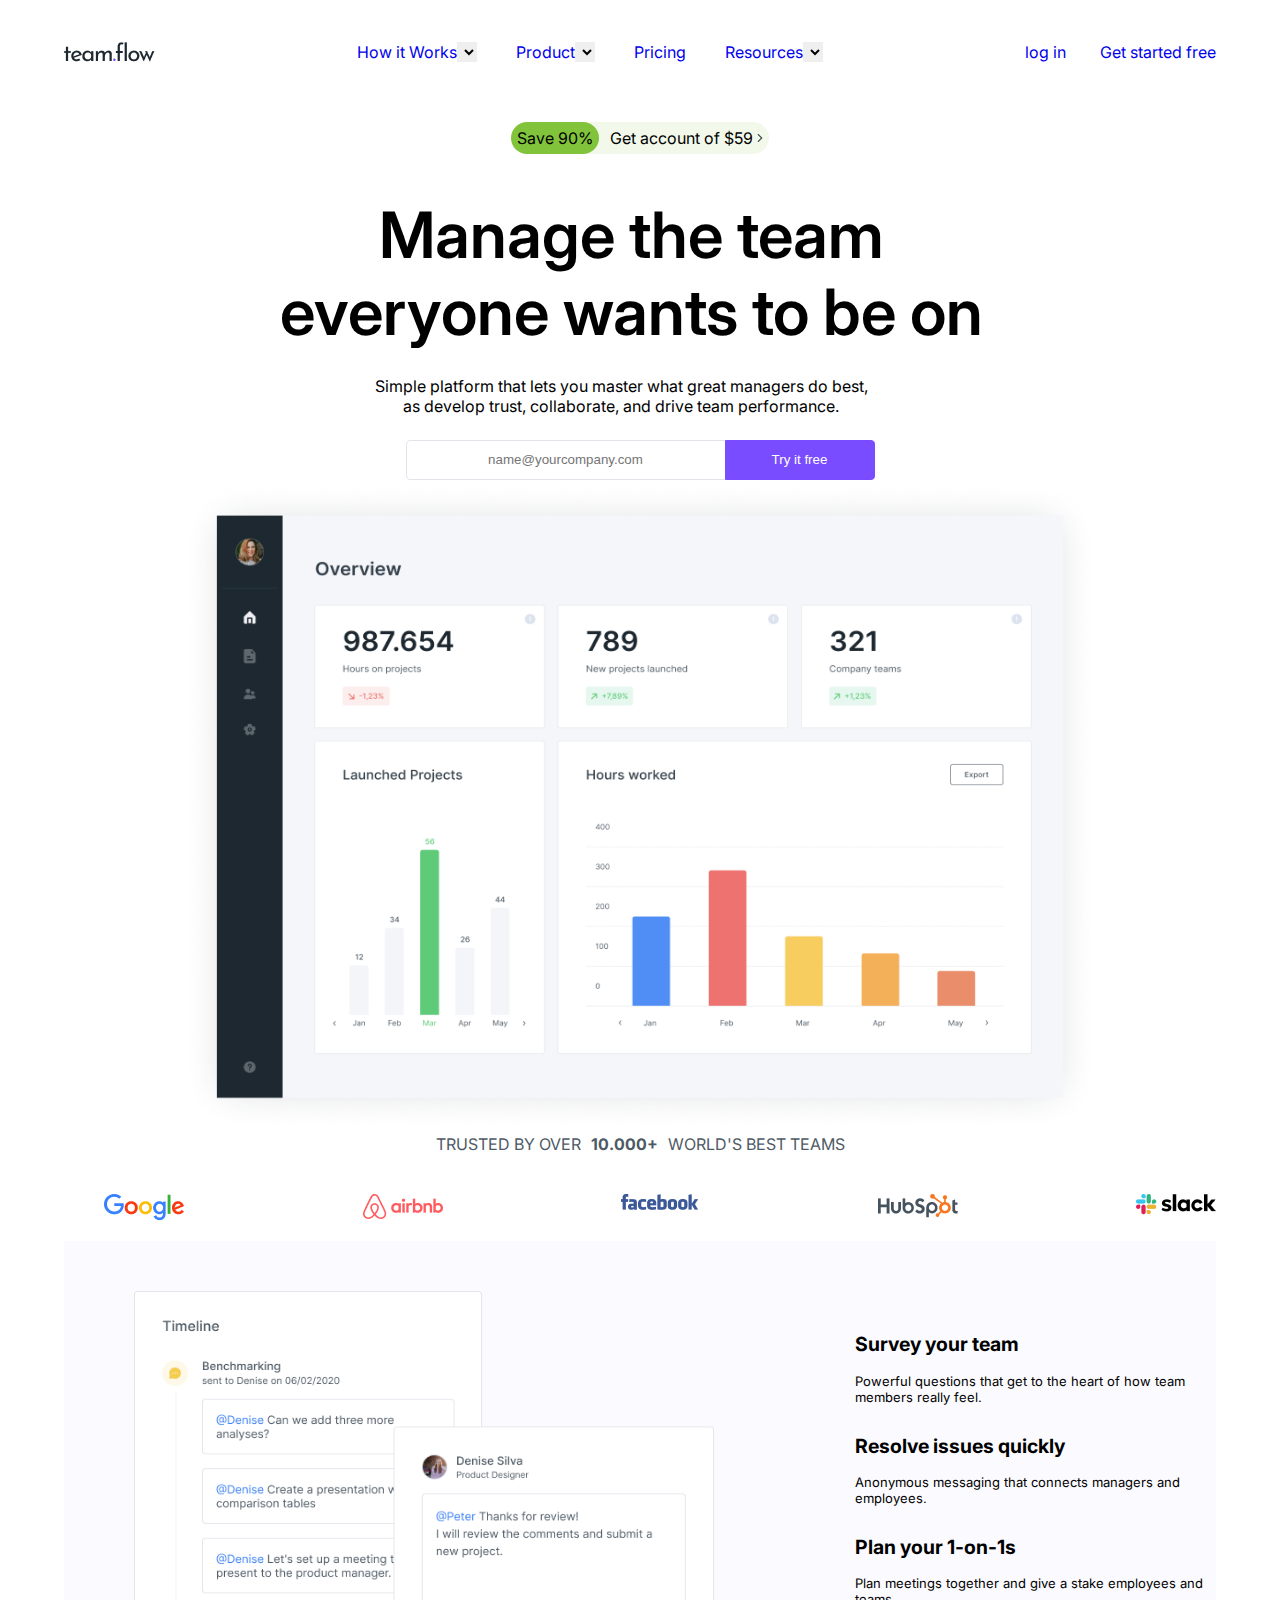
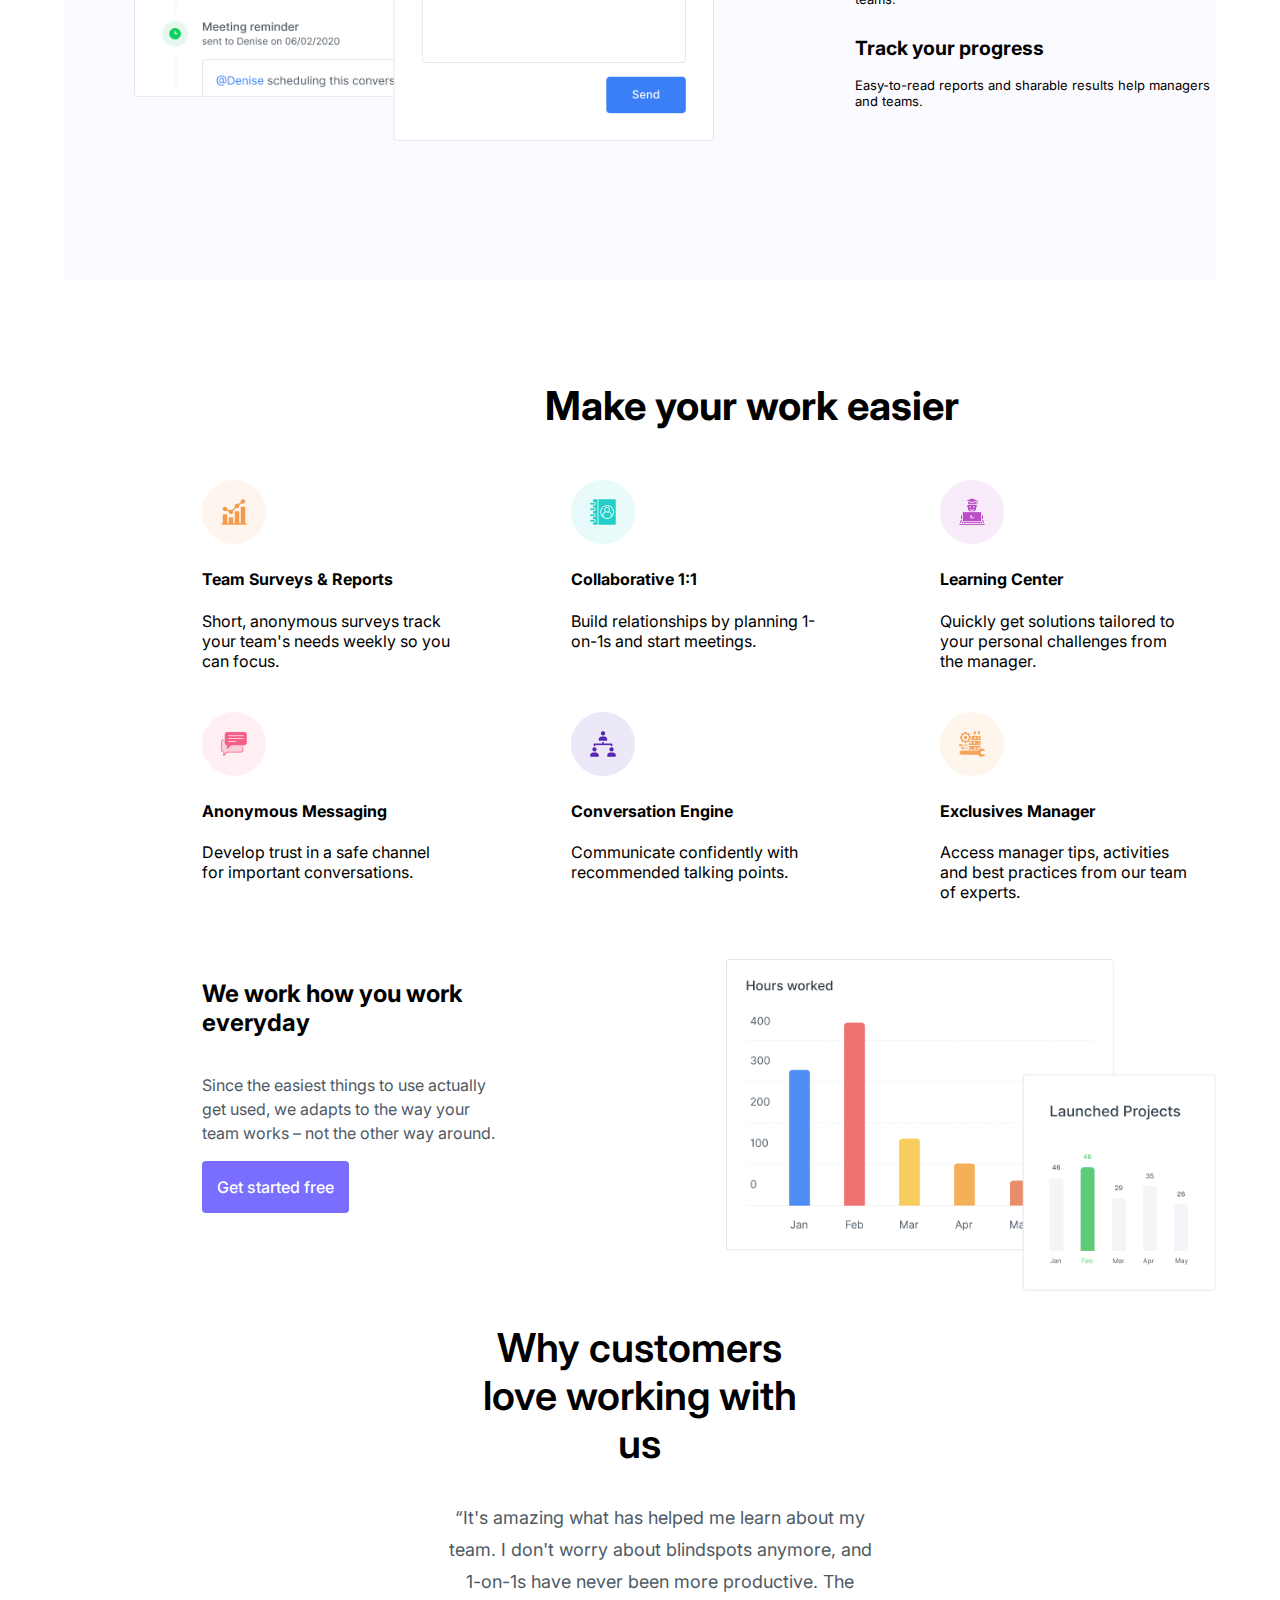
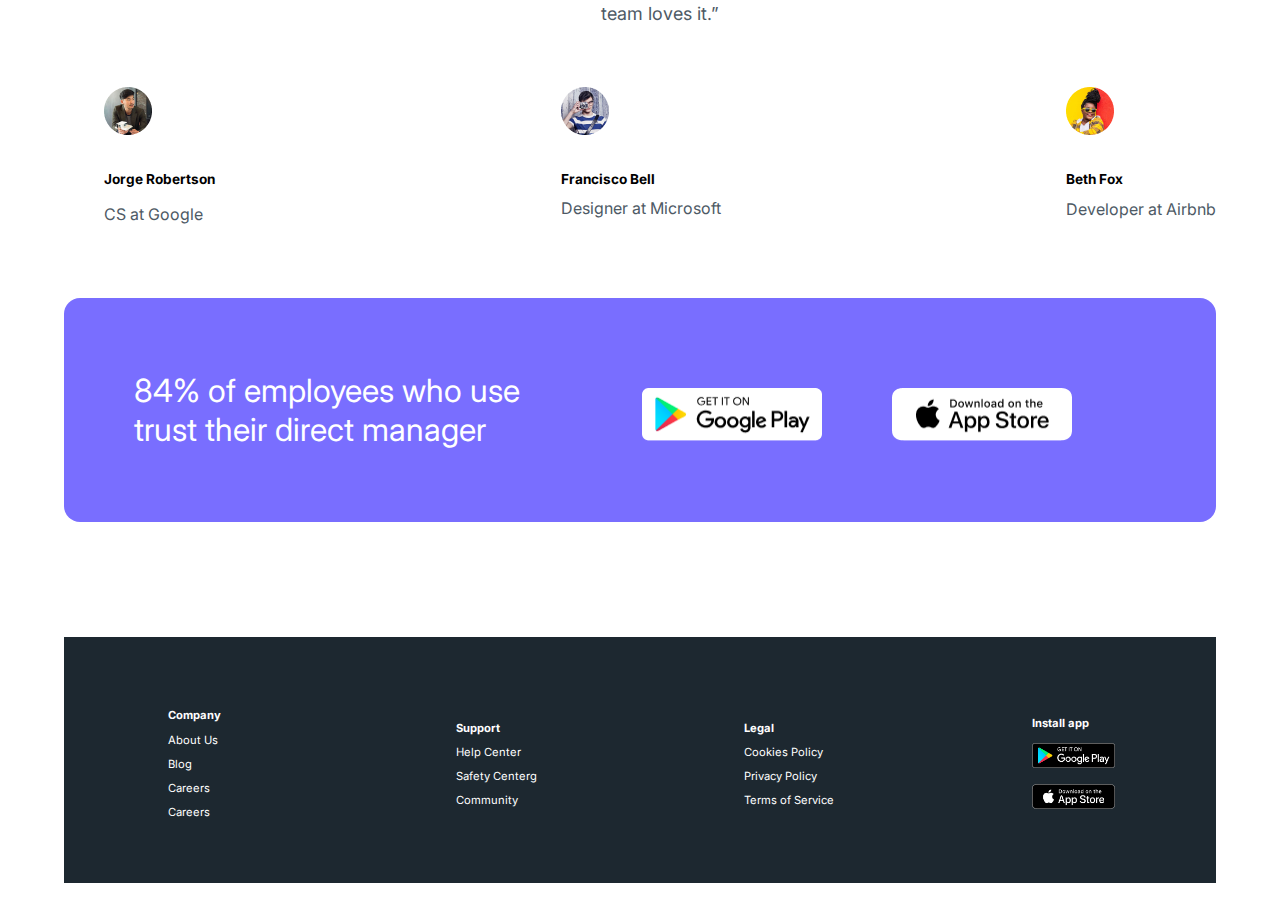
<file: index.html>
<!DOCTYPE html>
<html lang="en">
  <head>
    <meta charset="UTF-8" />
    <meta http-equiv="X-UA-Compatible" content="IE=edge" />
    <meta name="viewport" content="width=device-width, initial-scale=1.0" />
    <title>Document</title>
    <link rel="preconnect" href="https://fonts.googleapis.com" />
    <link rel="preconnect" href="https://fonts.gstatic.com" crossorigin />
    <link
      href="https://fonts.googleapis.com/css2?family=Inter:wght@300;400;500;600;700;800;900&display=swap"
      rel="stylesheet"
    />

    <link rel="stylesheet" href="./css/styles.css" />
    <link rel="stylesheet" href="./css/adaptive.styles.css" />
  </head>
  <body>
    <div class="container">
      <!-- burger menu start -->
      <div class="burger-menu">
        <div class="burger-menu__content">
          <img
            src="./images/cancel_btn.png"
            alt="error"
            class="burger-menu__btn_close"
          />
          <!-- <input type="text" class="burger-menu__input" /> -->
          <ul class="burger-menu__list">
            <li class="burger-menu__item"><a href="#">Home</a></li>
            <li class="burger-menu__item"><a href="#">Services</a></li>
            <li class="burger-menu__item"><a href="#">Our Project</a></li>
            <li class="burger-menu__item"><a href="#">About US</a></li>
          </ul>
        </div>
        <img
          src="./images/burger-menu__btn.png"
          alt="error"
          class="navbar__btn_burger"
        />
      </div>

      <!-- burger menu and  -->
      <!-- navbar start -->
      <div class="navbar">
        <img class="navbar__logo" src="./images/logo (2).png" alt="" />
        <ul class="navbar__list">
          <li class="list__item">
            <a href="#">How it Works </a
            ><select name="" id=""></select>
          </li>
          <li class="list__item">
            <a href="#">Product </a
            ><select name="" id=""></select>
          </li>
          <li class="list__item">
            <a href="#">Pricing</a>
          </li>
          <li class="list__item">
            <a href="#">Resources</a
            ><select name="" id=""></select>
          </li>
        </ul>
        <div id="secondblock">
          <ul class="list__item_ul">
            <li class="list__item"><a href="#">log in</a></li>

            <li class="list__item"><a href="#">Get started free</a></li>
          </ul>
        </div>
        <img
          class="navbar__btn_burger"
          src="./images/burger-menu__btn.png"
          alt=""
        />
      </div>
      <!-- navbar end -->
      <!-- list 1 start -->

      <div class="header__block">
        <span id="div__span">Save 90%</span
        ><span id="div__span2"
          >Get account of $59
          <img src="./images/vector_text.png" alt="" class="img__vector"
        /></span>
        <h2 class="div__h2">Manage the team everyone wants to be on</h2>
        <p class="div__p">
          Simple platform that lets you master what great managers do best, as
          develop trust, collaborate, and drive team performance.
        </p>
        <div class="input__button">
          <input
            type="text"
            placeholder="name@yourcompany.com"
            id="div__input"
          />
          <button id="div__button">Try it free</button>
        </div>
      </div>

      <div class="image__foto2">
        <img src="./images/foto2block.png" alt="" class="list2__image" />
      </div>
      <div class="list2__div__span">
        <span class="list2__span"
          >TRUSTED BY OVER <strong> 10.000+</strong> WORLD'S BEST TEAMS</span
        >
      </div>
      <div class="logos__footer">
        <ul class="logos__footer_list">
          <li class="logos__list">
            <img class="logos__list_img" src="./images/logo1.png" alt="error" />
          </li>
          <li class="logos__list">
            <img class="logos__list_img" src="./images/logo2.png" alt="error" />
          </li>
          <li class="logos__list">
            <img class="logos__list_img" src="./images/logo3.png" alt="error" />
          </li>
          <li class="logos__list">
            <img class="logos__list_img" src="./images/logo4.png" alt="error" />
          </li>
          <li class="logos__list">
            <img class="logos__list_img" src="./images/logo5.png" alt="error" />
          </li>
        </ul>
      </div>
      <!-- list 1 end -->

      <div class="list3__block_left">
        <img
          class="list3___block__image"
          src="./images/list3__image.png"
          alt=""
        />
        <div class="list3__block_right">
          <ul class="list3__list">
            <li class="list3__list_li">
              <h2>Survey your team</h2>
              <p>
                Powerful questions that get to the heart of how team members
                really feel.
              </p>
            </li>
            <li class="list3__list_li">
              <h2>Resolve issues quickly</h2>
              <p>Anonymous messaging that connects managers and employees.</p>
            </li>
            <li class="list3__list_li">
              <h2>Plan your 1-on-1s</h2>
              <p>
                Plan meetings together and give a stake employees and teams.
              </p>
            </li>
            <li class="list3__list_li">
              <h2>Track your progress</h2>
              <p>
                Easy-to-read reports and sharable results help managers and
                teams.
              </p>
            </li>
          </ul>
        </div>
      </div>

      <!-- header start -->

      <!-- header start -->
      <!-- div services start -->

      <div class="services">
        <h2 class="services__title_main">Make your work easier</h2>
        <div class="div__services_list">
          <ul class="services__list">
            <li class="services__item">
              <img
                src="./images/icon1.2.png"
                alt="error :("
                class="services__icon"
              />
              <h4 class="services__title">Team Surveys & Reports</h4>
              <p class="services_desc">
                Short, anonymous surveys track your team's needs weekly so you
                can focus.
              </p>
            </li>

            <li class="services__item">
              <img
                src="./images/icon22.png"
                alt="error :("
                class="services__icon"
              />
              <h4 class="services__title">Collaborative 1:1</h4>
              <p class="services_desc">
                Build relationships by planning 1-on-1s and start meetings.
              </p>
            </li>

            <li class="services__item">
              <img
                src="./images/icon33.png"
                alt="error :("
                class="services__icon"
              />
              <h4 class="services__title">Learning Center</h4>
              <p class="services_desc">
                Quickly get solutions tailored to your personal challenges from
                the manager.
              </p>
            </li>

            <li class="services__item">
              <img
                src="./images/icon44.png"
                alt="error :("
                class="services__icon"
              />
              <h4 class="services__title">Anonymous Messaging</h4>
              <p class="services_desc">
                Develop trust in a safe channel for important conversations.
              </p>
            </li>

            <li class="services__item">
              <img
                src="./images/icon55.png"
                alt="error :("
                class="services__icon"
              />
              <h4 class="services__title">Conversation Engine</h4>
              <p class="services_desc">
                Communicate confidently with recommended talking points.
              </p>
            </li>

            <li class="services__item">
              <img
                src="./images/icon66.png"
                alt="error :("
                class="services__icon"
              />
              <h4 class="services__title">Exclusives Manager</h4>
              <p class="services_desc">
                Access manager tips, activities and best practices from our team
                of experts.
              </p>
            </li>
          </ul>
        </div>
      </div>

      <!-- div services end -->

      <!-- list4 start -->
      <div class="list4">
        <div class="list4__block list" id="list4__list4">
          <h2>We work how you work everyday</h2>
          <p class="list4__p">
            Since the easiest things to use actually get used, we adapts to the
            way your team works – not the other way around.
          </p>
          <button class="list4__btn">Get started free</button>
        </div>
        <div class="list4__block_image">
          <img
            class="list4__image"
            src="./images/list4__image.png"
            alt="error"
          />
        </div>
      </div>
      <!-- list4 end -->
      <!-- last list start -->
      <div class="last">
        <div class="last__list">
          <h2 class="last__list_h2">Why customers love working with us</h2>
          <p class="last__list_p">
            “It's amazing what has helped me learn about my team. I don't worry
            about blindspots anymore, and 1-on-1s have never been more
            productive. The team loves it.”
          </p>

          <div class="last__list__item">
            <ul class="last__item">
              <li class="last__list_item__li">
                <img src="./images/lastfoto1.png" alt="" />
                <h6 class="last_list__h6">Jorge Robertson</h6>
                <p class="last_list__p">CS at Google</p>
              </li>

              <li class="last__list_item__li">
                <img src="./images/lastfoto2.png" alt="" />
                <h6 class="last_list__h6">Francisco Bell</h6>
                <p class="last_list__p">Designer at Microsoft</p>
              </li>

              <li class="last__list_item__li">
                <img src="./images/lastfoto3.png" alt="" />
                <h6 class="last_list__h6">Beth Fox</h6>
                <p class="last_list__p">Developer at Airbnb</p>
              </li>
            </ul>
          </div>
          <div class="last__list__foot">
            <p class="lastlist__p">
              84% of employees who use trust their direct manager
            </p>
            <img
              class="lastlist__image"
              src="./images/google-play-badge 1.png"
              alt="error"
            />
            <img
              class="lastlist__image"
              src="./images/app-store-bagge.png"
              alt="error"
            />
          </div>
        </div>
      </div>
      <!-- last list end -->
      <footer>
        <div class="footer__block">
          <ul class="footer__block_list">
            <li>
              <a class="footer__block__a" href="#"><strong>Company</strong></a>
            </li>
            <li><a class="footer__block__a" href="#">About Us</a></li>
            <li><a class="footer__block__a" href="#">Blog</a></li>
            <li><a class="footer__block__a" href="#">Careers</a></li>
            <li><a class="footer__block__a" href="#">Careers</a></li>
          </ul>
          <ul class="footer__block_list">
            <li class="footer__block_li">
              <a class="footer__block__a" href="#"><strong>Support</strong></a>
            </li>
            <li class="footer__block_li">
              <a class="footer__block__a" href="#">Help Center</a>
            </li>
            <li><a class="footer__block__a" href="#">Safety Centerg</a></li>
            <li><a class="footer__block__a" href="#">Community</a></li>
          </ul>
          <ul class="footer__block_list">
            <li class="footer__block_li">
              <a class="footer__block__a" href="#"><strong>Legal</strong></a>
            </li>

            <li class="footer__block_li">
              <a class="footer__block__a" href="#">Cookies Policy</a>
            </li>
            <li class="footer__block_li">
              <a class="footer__block__a" href="#">Privacy Policy</a>
            </li>
            <li class="footer__block_li">
              <a class="footer__block__a" href="#">Terms of Service</a>
            </li>
          </ul>
          <ul class="footer__block_list">
            <li class="footer__block_li">
              <a class="footer__block__a" href="#"
                ><strong>Install app</strong></a
              >
            </li>
            <li>
              <img
                class="footer__block_img"
                src="./images/google-play.png"
                alt="error"
              />
            </li>
            <li>
              <img
                class="footer__block_img"
                src="./images/app-store.png"
                alt=""
              />
            </li>
          </ul>
        </div>
      </footer>
    </div>
    <script>
      let openBtn = document.querySelector(".navbar__btn_burger");
      let closeBtn = document.querySelector(".burger-menu__btn_close");
      let burgerMenu = document.querySelector(".burger-menu");

      openBtn.addEventListener("click", () => {
        burgerMenu.style.display = "block";
      });

      closeBtn.addEventListener("click", () => {
        burgerMenu.style.display = "none";
      });
    </script>
  </body>
</html>
</file>
<file: css/styles.css>
body {
  font-family: "Inter", sans-serif;
  margin: 0;
  padding: 0;
  box-sizing: border-box;
  width: 100%;
  height: 100%;
}

.container {
  width: 90%;
  margin: auto;
  padding: 2% 0;
}
.navbar {
  display: flex;
  justify-content: space-between;
  align-items: center;
}

.navbar__btn_burger {
  display: none;
}
.navbar__list {
  display: flex;
  list-style-type: none;
  width: 38%;
  justify-content: space-between;
  margin: 12px;
  align-items: center;
  font-size: 16px;
}

#secondblock > ul {
  display: flex;
  list-style-type: none;
  font-size: 16px;
  width: 163px;
  height: 20px;
  justify-content: flex-start;
  justify-content: space-between;
}

.list__item > a {
  display: flex;
  justify-content: space-between;
  text-decoration: none;
  transition: 0.8s;
}

.list__item > a:hover {
  border: 1px;
  background: #ece5ff;
  padding: 4px;
  border-radius: 3px;
  font-weight: 500;
  transition: 0.8s;
  color: #794cff;
  cursor: pointer;
  margin-top: -4px;
}
li.list__item {
  margin-left: -28px;
  display: flex;
}

select {
  border: none;
}
/* list 1 styles start  */
.header__block {
  width: 100%;
  margin: auto;
  text-align: center;
  margin-top: 50px;
}

#div__span {
  background-color: #81c43b;
  border-radius: 100px;
  padding: 6px;
  font-family: "Inter";
  font-style: normal;
  font-weight: 400;
  font-size: 16px;
  line-height: 16px;
}

#div__span2 {
  background: #f2f9eb;
  border-radius: 0px 100px 100px 0px;
  padding: 6px;
  font-family: "Inter";
  font-style: normal;
  font-weight: 400;
  font-size: 16px;
  line-height: 16px;
  position: relative;
  z-index: -1;
  margin-left: -2%;
  padding-left: 3%;
}
.img__vector {
  margin-bottom: 2px;
}

.div__h2 {
  width: 760px;
  height: 144px;
  font-weight: 600;
  font-size: 64px;
  margin-left: 0;
  display: flex;
  align-items: center;
  margin-left: 187px;
}

.div__p {
  width: 510px;
  height: 48px;
  font-weight: 400;
  font-size: 16px;
  text-align: center;
  margin-left: 302px;
  margin-top: -22px;
}

#div__input {
  box-sizing: border-box;
  width: 320px;
  height: 40px;
  border: 1px solid #e1e5ea;
  border-radius: 4px 0px 0px 4px;
  text-align: center;
}

#div__button {
  background: #794cff;
  width: 150px;
  height: 40px;
  margin-left: -5px;
  border: 1px solid #794cff;
  border-radius: 0px 4px 4px 0px;
  color: white;
  cursor: pointer;
}

.image__foto2 {
  display: flex;
  justify-content: center;
}

.list2__image {
  width: 920px;
  height: 654.29px;
}

.list2__div__span {
  display: flex;
  justify-content: center;
  align-items: center;
}

.list2__span {
  display: flex;
  justify-content: center;
  color: #4e5a65;
}

.list2__span > strong {
  margin-left: 10px;
  margin-right: 10px;
}
.logos__footer_list {
  display: flex;
  justify-content: space-between;
  list-style-type: none;
  margin-top: 40px;
}
/* list 1 styles end  */
.list3__block_left {
  display: flex;
  justify-content: space-around;
  background-color: #fbfafe;
  width: 100%;
  height: 640px;
}

.list3___block__image {
  width: 580px;
  height: 450px;
  margin-left: 70px;
  margin-top: 50px;
}

.list3__block_right {
  display: flex;
  justify-content: center;
  height: 128px;
}

.list3__list {
  display: flex;
  flex-direction: column;
  font-size: small;
  align-items: center;
  margin-left: 20%;
  list-style-type: none;
  margin-top: 15%;
}

.list3__list > p {
  font-family: "Inter";
  font-style: normal;
  font-weight: 400;
  font-size: 16px;
  line-height: 24px;
}
.list3__list > h2 {
  font-family: "Inter";
  font-style: normal;
  font-weight: 600;
  font-size: 18px;
  line-height: 18px;
}

.list3__list_li:hover {
  border-left: 4px solid #794cff;
  padding-left: 20px;
  background-color: #f6f3fc;
  transition: 0.8s;
}

/* services styles stsrt */

.services__title_main {
  font-size: 40px;
  font-weight: 700;
  text-align: center;
  font-family: "Inter", sans-serif;
  width: 50%;
  margin: 120px 0 50px;
  margin-left: 400px;
  margin-top: 100px;
}

.services__list {
  display: flex;
  list-style-type: none;
  width: 100%;
  flex-wrap: wrap;
  justify-content: center;
  padding: 0;
  text-align: left;
  margin-left: 5%;
}
.services__item {
  width: 22%;
  margin: 0 5%;
  flex-direction: column;
  align-items: center;
  text-align: start;
  margin-bottom: 25px;
}

.services__desc {
  font-size: 18px;
  margin-bottom: 0;
}
/* services styles end */
/* list 4 start */

.list4 {
  display: flex;
  justify-content: space-around;
}
.list4__block {
  display: flex;
  justify-content: start;
  width: 30%;
  margin-left: 12%;
}

.list4__block_image {
  width: 50%;
  display: flex;
  justify-content: end;
  margin-left: 20%;
}

#list4__list4 {
  display: flex;
  flex-direction: column;
}

.list4__p {
  font-family: "Inter";
  font-style: normal;
  font-weight: 400;
  font-size: 16px;
  line-height: 24px;
  color: #4e5a65;
}

.list4__btn {
  width: 50%;
  height: 52px;
  background: #796eff;
  border: none;
  border-radius: 4px;
  font-family: "Inter";
  font-style: normal;
  font-weight: 500;
  font-size: 16px;
  line-height: 16px;
  color: white;
  cursor: pointer;
}

.list4__image {
  width: 100%;
  height: 100%;
}
/* list 4 end */

/* last list styles start */
.last__item {
  display: flex;
  justify-content: space-between;
  list-style-type: none;
  margin-top: 5%;
}

.last__list_item__li:hover {
  border-top: 4px solid #794cff;
  padding-top: 20px;
  background-color: #f6f3fc;
  transition: 0.8s;
}

.last_list__p {
  width: 100%;
  color: #4e5a65;
  margin-top: -13%;
}

.last_list__h6 {
  font-size: 85%;
}
.last {
  display: flex;
  flex-direction: column;
  width: 100%;
}

.last__list_h2 {
  text-align: center;
  width: 30%;
  margin-left: 35%;
  font-weight: 600;
  font-size: 40px;
  line-height: 48px;
}

.last__list_p {
  display: flex;
  text-align: center;
  font-weight: 400;
  font-size: 18px;
  line-height: 32px;
  color: #4e5a65;
  width: 37.5%;
  margin-left: 33%;
}
.last__list__foot {
  background-color: #796eff;
  width: 100%;
  height: 224px;
  display: flex;

  border-radius: 16px;

  margin-top: 5%;
}

.lastlist__p {
  display: flex;
  font-size: 32px;
  width: 38%;
  color: white;
  align-items: center;
  justify-content: center;
  margin-left: 70px;
}

.lastlist__image {
  display: flex;
  justify-content: space-between;
  width: 180px;
  height: 53px;
  margin-top: 90px;
  margin-left: 70px;
}
/* last list styles end */

/* footer start */
.footer__block {
  width: 100%;
  background-color: #1d2830;
  color: white;
  display: flex;
  justify-content: space-around;
  align-items: center;
  margin-top: 10%;
}

.footer__block_list {
  width: 100%;
  list-style-type: none;
  color: white;
  padding: 4%;
  margin-left: 5%;
}

.footer__block__a {
  font-weight: 400;
  font-size: 70%;
  line-height: 16px;
  display: flex;
  text-decoration: none;
  color: white;
  text-align: center;
  margin-top: 6%;
}

.footer__block_img {
  width: 60%;
  height: 40%;
  margin-top: 9%;
}

/* burger menu start */

.burger-menu {
  display: none;
  width: 90%;
  background-color: #363638;
  position: absolute;
  z-index: 1;
  top: 1%;
  left: 1%;
  border-radius: 10px;
  border: 2px solid white;
  height: min-content;
}

.burger-menu__content {
  width: 100%;
  height: 100%;
  display: flex;
  flex-direction: column;
  justify-content: space-between;
  align-items: center;
}

.burger-menu__btn_close {
  width: 4%;
  height: 4%;
  cursor: pointer;
  margin: 4% 0;
}

.burger-menu__input {
  width: 30%;
  height: 20%;
  background-color: transparent;
  border-radius: 5px;
  border: 1 px solid white;
}

.burger-menu__list {
  list-style-type: none;
  padding: 0;
  height: 50%;
  display: flex;
  flex-direction: column;
  justify-content: space-between;
  align-items: center;
}

.burger-menu__item > a {
  text-decoration: none;
  color: white;
}
</file>
<file: css/adaptive.styles.css>
@media all and (max-width: 1024px) {
  .div__h2 {
    width: 580px;
    font-size: 44px;
  }
  .div__p {
    margin-left: 213px;
  }

  .image__foto2 {
    width: 30%;
    margin-left: 34%;
  }

  .list3___block__image {
    width: 426px;
    height: 407px;
  }

  .services__title_main {
    font-size: 35px;
    margin-left: 216px;
    margin-top: 36px;
  }

  .list4__btn {
    font-size: 14px;
  }

  .lastlist__image {
    width: 149px;
    height: 44px;
  }
}

@media all and (max-width: 768px) {
  .navbar__list {
    width: 55%;
    margin: 10px;
    font-size: 15px;
  }

  .navbar__logo {
    width: 10%;
  }

  li.list__item {
    margin-left: -9px;
  }

  .div__h2 {
    width: 486px;
    font-size: 36px;
    margin-left: 111px;
  }

  .div__p {
    margin-left: 100px;
  }

  .list2__image {
    width: 762px;
    height: 500px;
  }

  .list3___block__image {
    width: 317px;
    height: 263px;
    margin-left: 28px;
  }

  .list3__list {
    font-size: 12px;
    margin-top: 9%;
    margin-left: 0;
    line-height: 1;
  }

  .list3__block_left {
    height: 427px;
  }

  .services__title_main {
    font-size: 29px;
    margin-left: 165px;
  }

  .services_desc {
    font-size: 13px;
  }

  .services__icon {
    width: 30%;
  }

  .services__title {
    font-size: 15px;
  }

  .list4__block > h2 {
    font-size: 20px;
  }

  .list4__p {
    font-size: 15px;
  }

  .list4__btn {
    width: 60%;
    height: 38px;
    font-size: 12px;
  }

  .list4__block_image {
    height: 236px;
    margin-left: 14%;
  }

  .last__list_h2 {
    width: 59%;
    margin-left: 145px;
    font-size: 29px;
  }

  .last__list_p {
    width: 69.5%;
    margin-left: 15%;
    font-size: 19px;
  }
  .lastlist__p {
    font-size: 18px;
  }

  .lastlist__image {
    width: 118px;
    height: 38px;
    margin-top: 76px;
    margin-left: 30px;
  }
  .last__list__foot {
    height: 186px;
  }
  .footer__block__a {
    font-size: 65%;
  }
}

@media (max-width: 440px) {
  .list2__image {
    width: 444px;
    height: 341px;
  }
  .navbar__btn_burger {
    display: block;
  }

  #secondblock {
    display: none;
  }

  .navbar__list {
    display: none;
  }

  .list2__span {
    font-size: 14px;
  }

  .logos__list_img {
    width: 40px;
    height: 10px;
    margin-left: -30px;
  }
  .div__h2 {
    font-size: 30px;
    margin-left: -25px;
  }

  .div__p {
    margin-left: 76px;
    width: 267px;
    font-size: 12px;
  }

  .navbar__logo {
    width: 21%;
  }

  #div__span {
    display: none;
  }

  #div__span2 {
    padding-left: 2%;
    font-size: 13px;
  }

  .div__h2 {
    width: 297px;
    margin-top: 10px;
    font-size: 29px;
    margin-left: 42px;
  }

  .div__p {
    margin-left: 53px;
  }

  #div__button {
    width: 322px;
    margin-top: 10px;
    margin-left: 0;
    border-radius: 4px;
  }
  .list3__block_left {
    flex-direction: column;
  }

  .services {
    margin-top: 281px;
  }

  .services__title_main {
    margin-left: 81px;
  }

  .services__title {
    font-size: 12px;
  }

  .services_desc {
    font-size: 9px;
  }

  .last__list_h2 {
    margin-left: 72px;
    font-size: 23px;
  }

  .last__list_p {
    width: 95.5%;
    margin-left: -2px;
    font-size: 14px;
  }

  .last__list__foot {
    height: 108px;
  }

  .lastlist__image {
    width: 57px;
    height: 25px;
    margin-top: 44px;
    margin-left: 14px;
  }

  .lastlist__p {
    font-size: 11px;
    margin-left: 41px;
  }

  .list4 {
    flex-direction: column;
  }

  .list4__block > h2 {
    width: 400px;
  }

  .list4__p {
    width: 286px;
    margin-left: 2px;
  }

  .list4__btn {
    width: 97%;
    height: 30px;
  }

  .list4__image {
    width: 500px;
    margin-right: -113px;
    margin-top: 39px;
  }

  .last__list_h2 {
    margin-left: 77px;
    font-size: 18px;
    margin-top: 60px;
  }

  .last__list_p {
    line-height: 2;
    width: 78.5%;
    margin-left: 38px;
  }

  .last_list__h6 {
    font-size: 62%;
  }

  .last_list__p {
    font-size: 10px;
  }

  .footer__block__a {
    font-size: 5px;
  }

  .lastlist__image {
    height: 18px;
  }

  .list4__block > h2 {
    width: 300px;
  }
}

@media (max-width: 440px) {
  .div__h2 {
    width: 235px;
    font-size: 18px;
  }

  .div__p {
    margin-left: 32px;
  }

  #div__input {
    margin-left: -8px;
    width: 286px;
  }

  #div__button {
    margin-left: -8px;
    width: 286px;
  }
  .list2__image {
    width: 321px;
    height: 265px;
  }

  .list2__span {
    font-size: 10px;
  }

  .logos__footer_list {
    width: 78%;
  }
  .list3___block__image {
    width: 259px;
    height: 205px;
  }

  .list4__btn {
    font-size: 9px;
  }
  .list4 {
    margin-left: -28px;
  }

  .services {
    margin-left: -28px;
  }

  .list4__block_image {
    margin-left: 21%;
  }
}

@media (max-width: 320px) {
  .div__h2 {
    margin-left: 12px;
  }
  .div__p {
    margin-left: 0;
  }

  #div__input {
    margin-left: -33px;
    width: 221px;
    height: 30px;
  }
  #div__button {
    margin-left: -33px;
    width: 221px;
    height: 30px;
  }

  .list2__image {
    width: 295px;
    height: 238px;
    margin-left: -13px;
  }

  .services__list {
    flex-direction: column;
    text-align: center;
  }

  .services__item {
    text-align: center;
    width: 70%;
    margin-left: 46px;
  }

  .services__icon {
    width: 22%;
  }

  .list4__image {
    width: 285px;
    margin-right: -87px;
    height: 200px;
  }

  .last__list_h2 {
    margin-left: 47px;
    font-size: 17px;
    margin-top: 30px;
  }

  .lastlist__p {
    margin-left: 13px;
  }

  .last__list__foot {
    height: 79px;
  }

  .lastlist__image {
    margin-top: 30px;
  }

  .footer__block_list {
    padding: 0;
  }

  .services__title_main {
    font-size: 20px;
    margin: 30px;
    width: 300px;
  }
}
</file>
